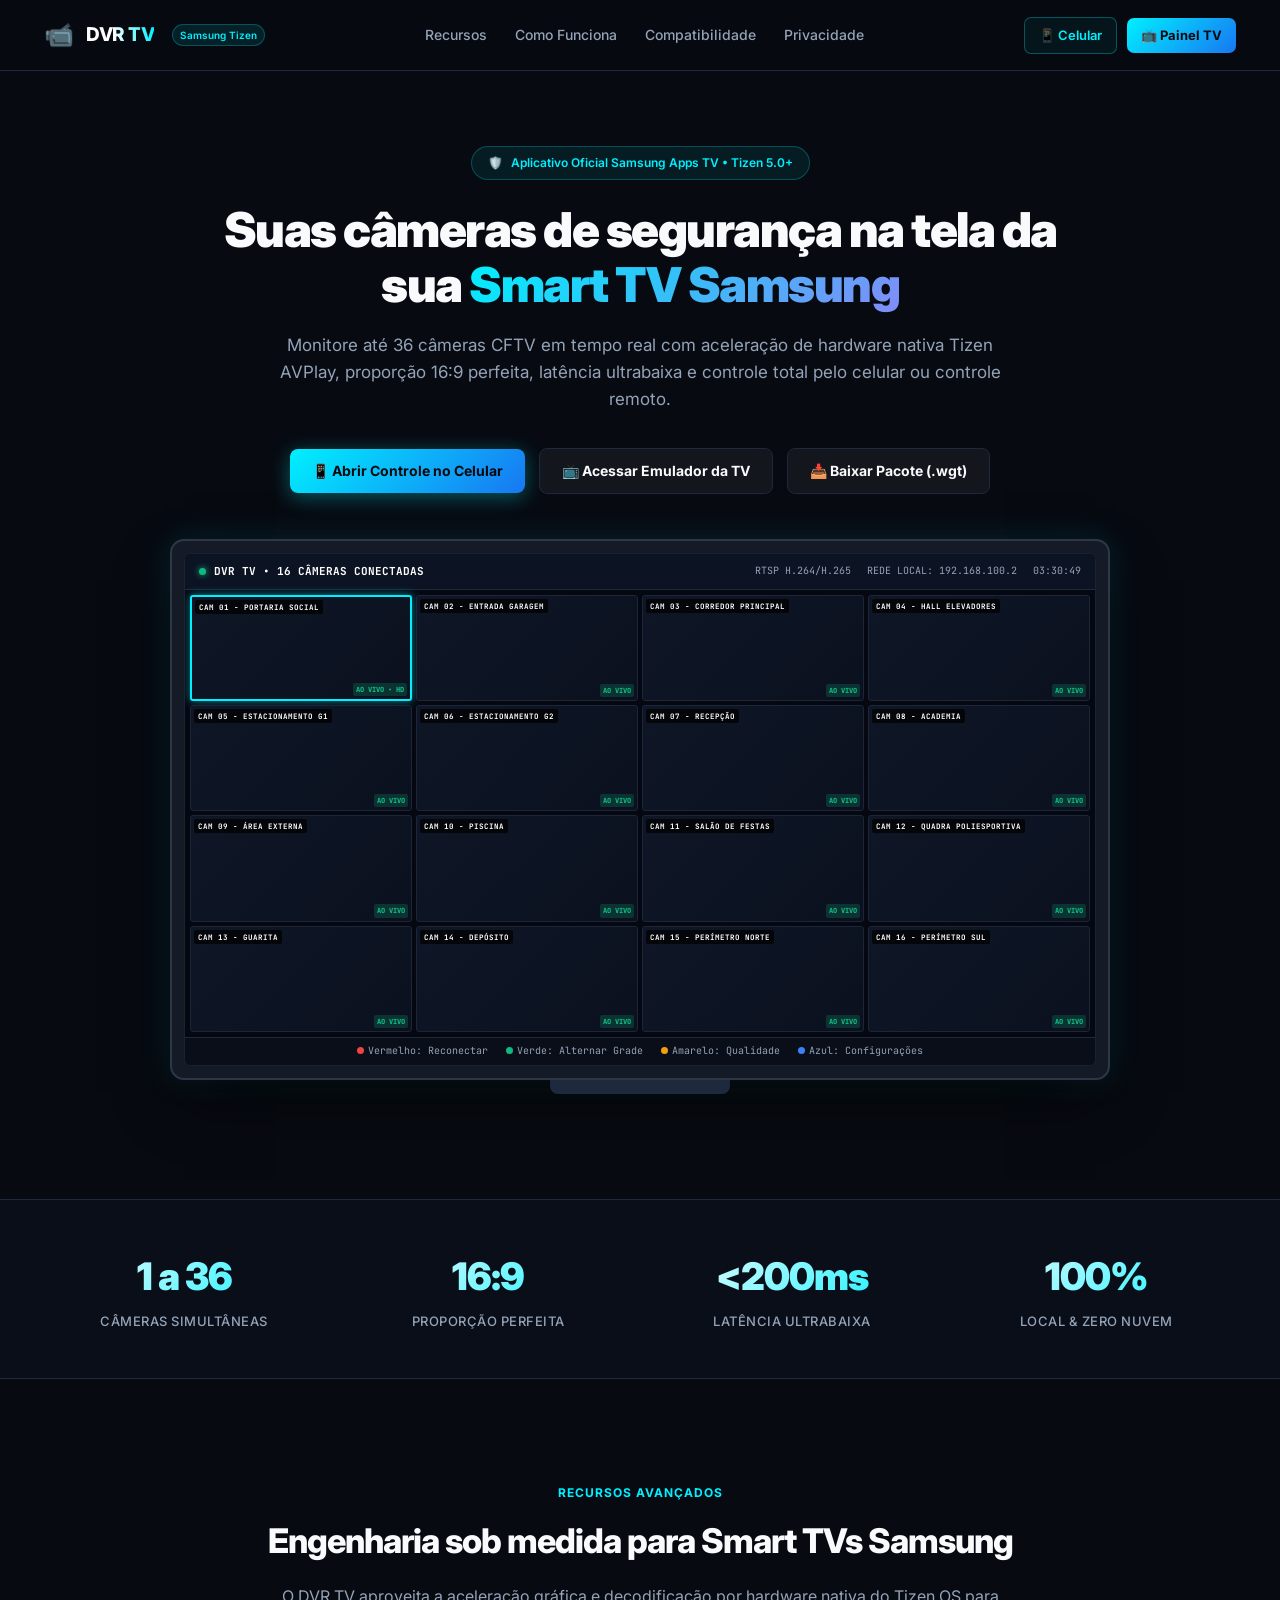
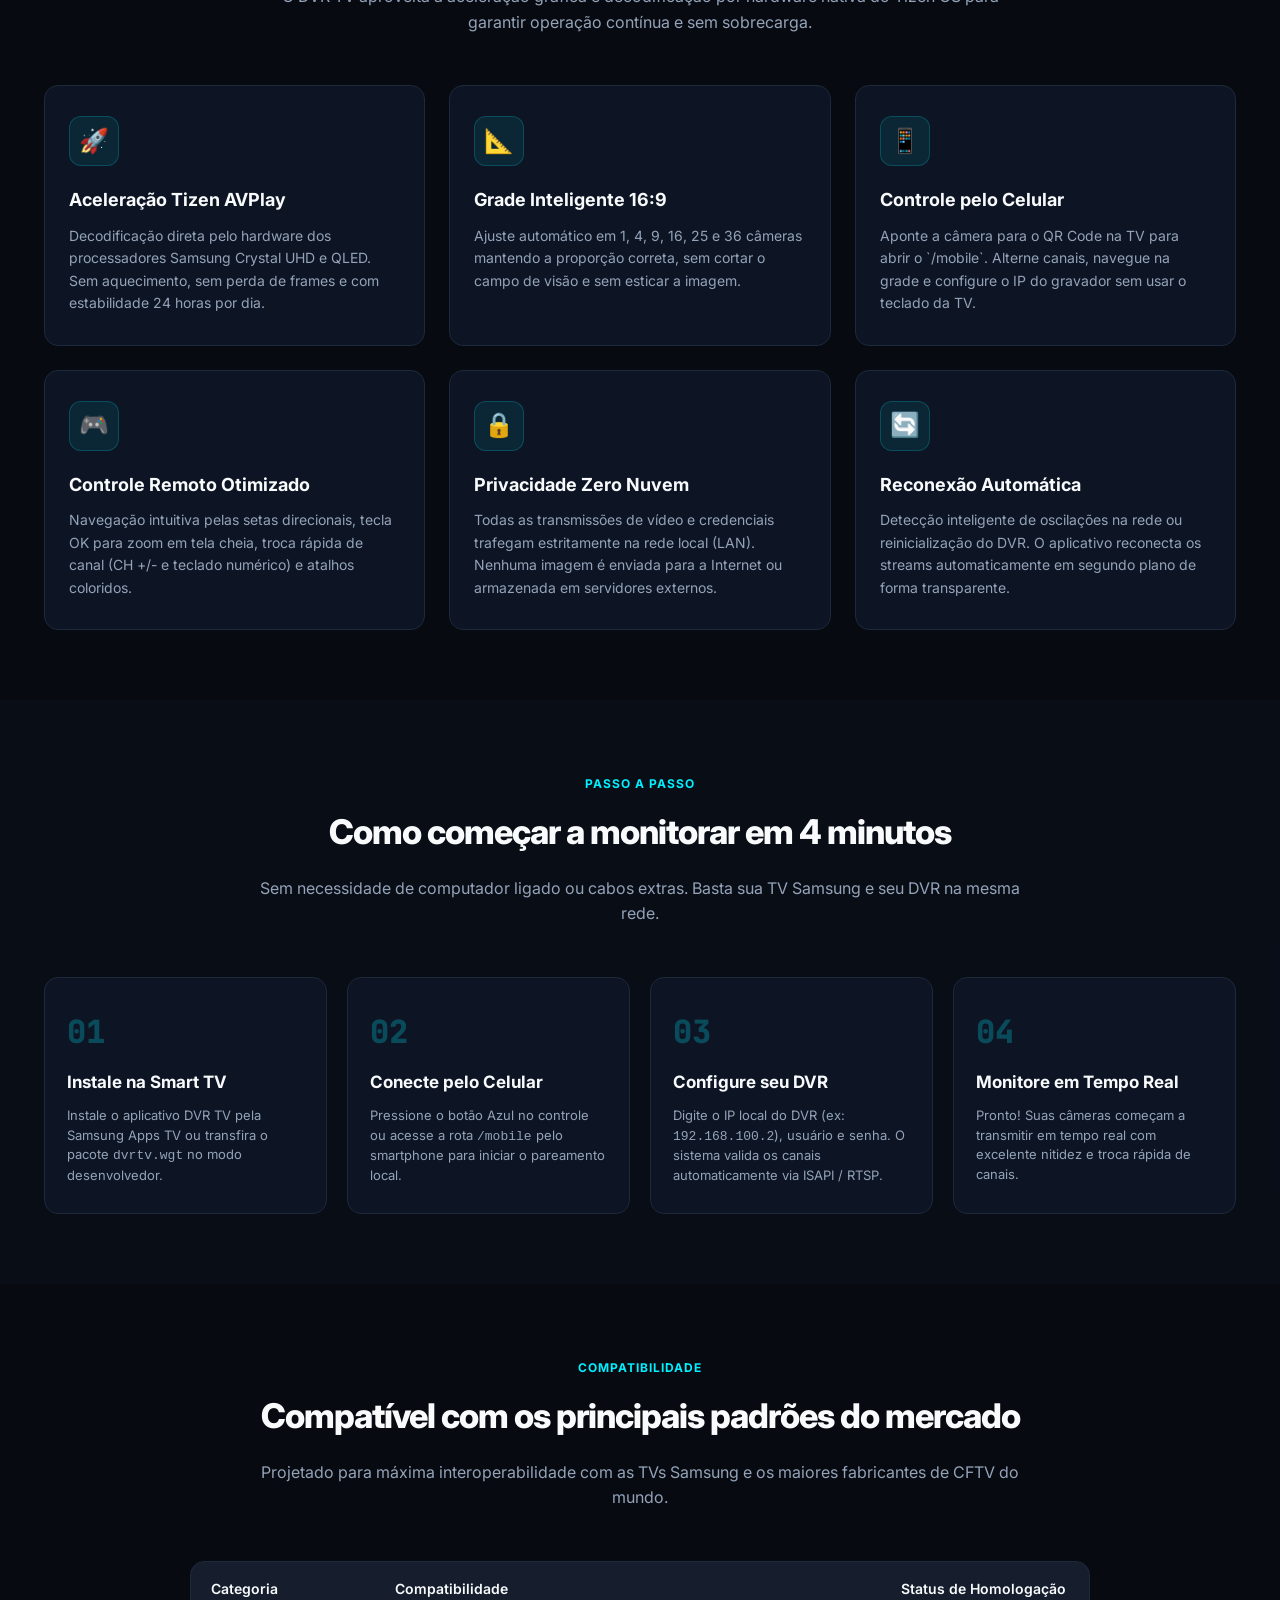
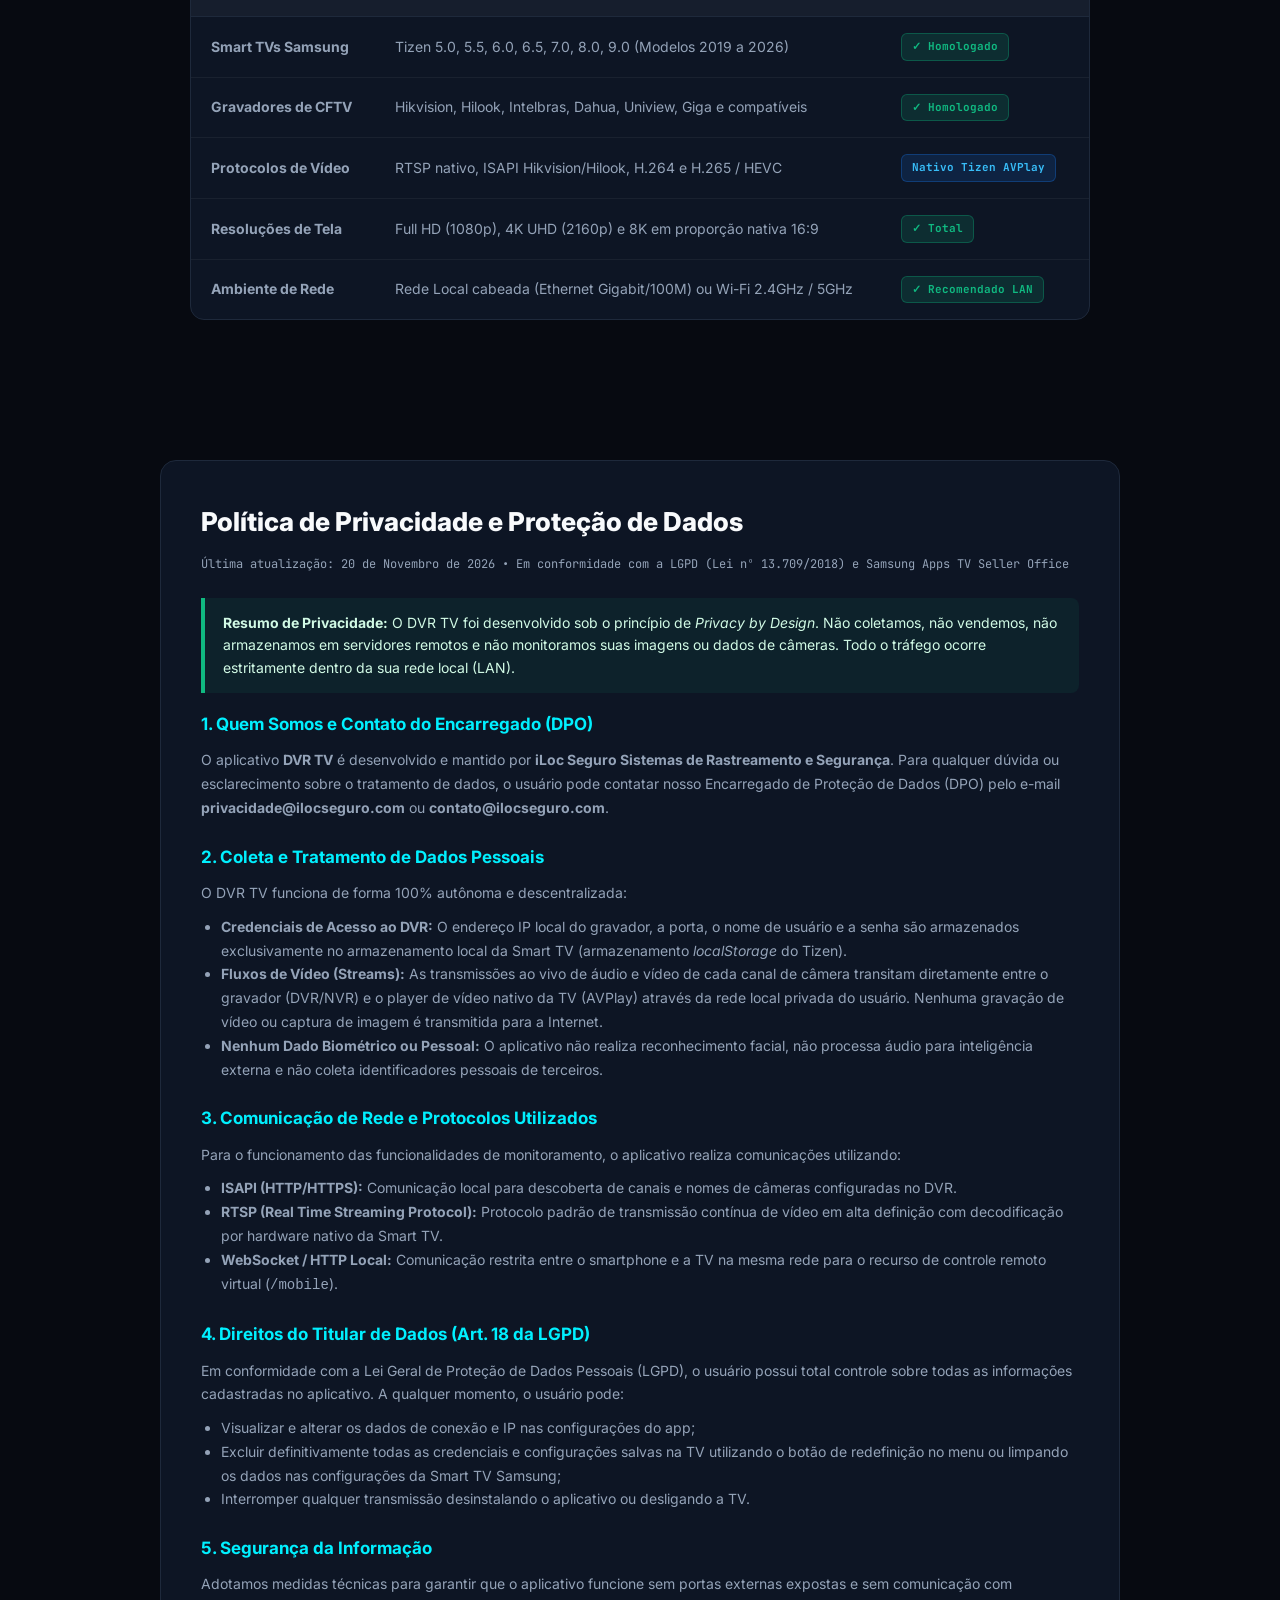
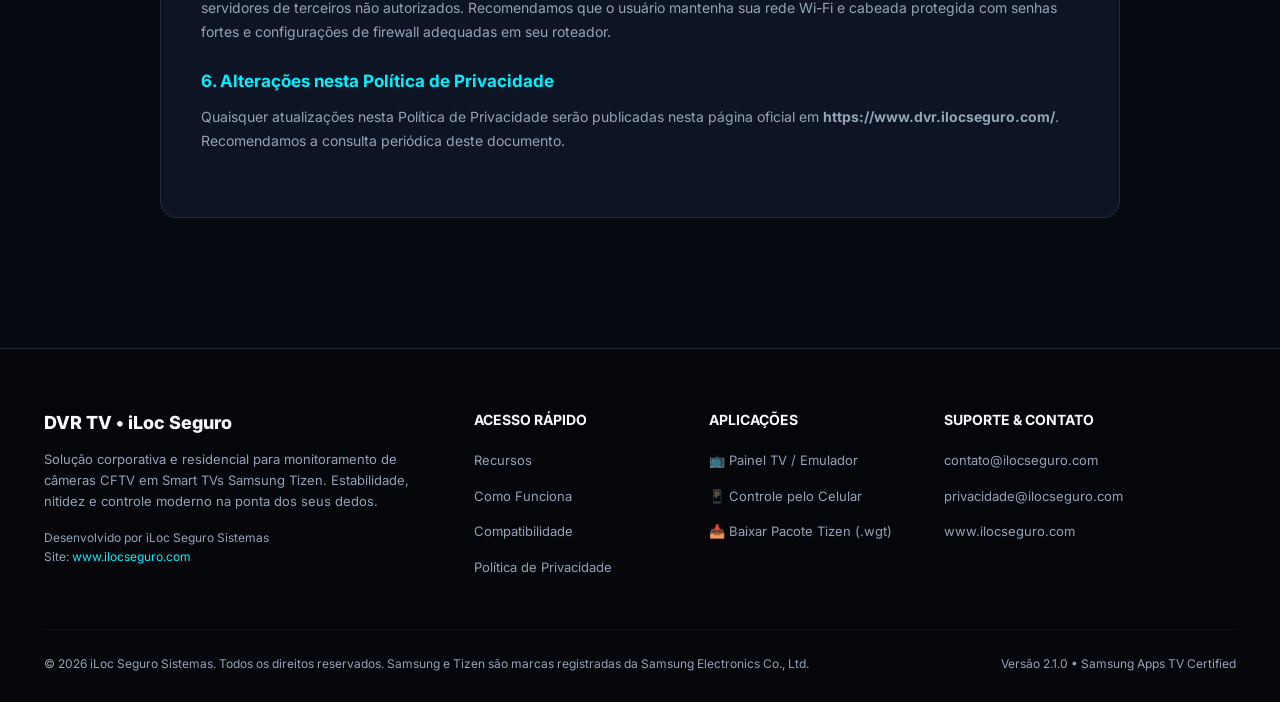
<file: landing.html>
﻿<!DOCTYPE html>
<html lang="pt-BR">
<head>
    <meta charset="UTF-8">
    <meta name="viewport" content="width=device-width, initial-scale=1.0">
    <title>DVR TV - Monitoramento CFTV para Samsung Smart TV | iLoc Seguro</title>
    <meta name="description" content="Aplicativo profissional de monitoramento CFTV para Samsung Smart TV (Tizen). Visualize até 36 câmeras em tempo real com aceleração por hardware AVPlay, proporção 16:9 e controle pelo celular.">
    <meta name="keywords" content="dvr, cameras, cftv, seguranca, monitoramento, samsung tv, tizen, hikvision, hilook, iloc seguro">
    <link rel="preconnect" href="https://fonts.googleapis.com">
    <link rel="preconnect" href="https://fonts.gstatic.com" crossorigin>
    <link href="https://fonts.googleapis.com/css2?family=Inter:wght@300;400;500;600;700;800;900&family=JetBrains+Mono:wght@400;600;700&display=swap" rel="stylesheet">
    <style>
        :root {
            --bg-dark: #070a11;
            --bg-card: #0d1524;
            --bg-card-hover: #131f36;
            --primary-cyan: #00f0ff;
            --primary-blue: #1877f2;
            --accent-green: #10b981;
            --accent-orange: #f59e0b;
            --accent-red: #ef4444;
            --text-light: #f8fafc;
            --text-muted: #94a3b8;
            --border-color: #1e293b;
            --font-sans: 'Inter', system-ui, -apple-system, sans-serif;
            --font-mono: 'JetBrains Mono', monospace;
        }

        * { margin: 0; padding: 0; box-sizing: border-box; }
        html { scroll-behavior: smooth; }

        body {
            background-color: var(--bg-dark);
            color: var(--text-light);
            font-family: var(--font-sans);
            line-height: 1.6;
            overflow-x: hidden;
            -webkit-font-smoothing: antialiased;
        }

        .container {
            max-width: 1240px;
            margin: 0 auto;
            padding: 0 24px;
        }

        /* NAVBAR */
        .navbar {
            position: sticky;
            top: 0;
            z-index: 1000;
            background: rgba(7, 10, 17, 0.88);
            backdrop-filter: blur(16px);
            -webkit-backdrop-filter: blur(16px);
            border-bottom: 1px solid var(--border-color);
            padding: 16px 0;
        }
        .nav-wrap {
            display: flex;
            align-items: center;
            justify-content: space-between;
        }
        .nav-brand {
            display: flex;
            align-items: center;
            gap: 12px;
            text-decoration: none;
            color: var(--text-light);
        }
        .nav-logo-icon {
            width: 38px;
            height: 38px;
            background: linear-gradient(135deg, #00f0ff 0%, #1877f2 100%);
            border-radius: 9px;
            display: flex;
            align-items: center;
            justify-content: center;
            font-size: 20px;
            box-shadow: 0 0 16px rgba(0, 240, 255, 0.35);
        }
        .brand-title {
            font-size: 19px;
            font-weight: 800;
            letter-spacing: -0.5px;
            background: linear-gradient(90deg, #ffffff 40%, var(--primary-cyan) 100%);
            -webkit-background-clip: text;
            -webkit-text-fill-color: transparent;
        }
        .brand-badge {
            background: rgba(0, 240, 255, 0.1);
            color: var(--primary-cyan);
            border: 1px solid rgba(0, 240, 255, 0.25);
            font-size: 10px;
            padding: 2px 7px;
            border-radius: 12px;
            font-weight: 600;
            margin-left: 6px;
        }
        .nav-links {
            display: flex;
            align-items: center;
            gap: 28px;
            list-style: none;
        }
        .nav-links a {
            color: var(--text-muted);
            text-decoration: none;
            font-size: 14px;
            font-weight: 500;
            transition: color 0.2s ease;
        }
        .nav-links a:hover { color: var(--primary-cyan); }
        .nav-actions { display: flex; align-items: center; gap: 10px; }

        .btn-nav {
            padding: 7px 14px;
            border-radius: 7px;
            font-size: 13px;
            font-weight: 600;
            text-decoration: none;
            transition: all 0.2s ease;
        }
        .btn-nav-outline {
            background: rgba(0, 240, 255, 0.05);
            color: var(--primary-cyan);
            border: 1px solid rgba(0, 240, 255, 0.3);
        }
        .btn-nav-outline:hover {
            background: rgba(0, 240, 255, 0.15);
            border-color: var(--primary-cyan);
        }
        .btn-nav-primary {
            background: linear-gradient(135deg, #00f0ff 0%, #1877f2 100%);
            color: #06090e;
            font-weight: 700;
        }
        .btn-nav-primary:hover {
            box-shadow: 0 0 16px rgba(0, 240, 255, 0.45);
        }

        /* HERO */
        .hero-section {
            padding: 75px 0 50px;
            position: relative;
            text-align: center;
        }
        .hero-badge-pill {
            display: inline-flex;
            align-items: center;
            gap: 8px;
            background: rgba(0, 240, 255, 0.08);
            border: 1px solid rgba(0, 240, 255, 0.25);
            border-radius: 50px;
            padding: 6px 16px;
            font-size: 12px;
            font-weight: 600;
            color: var(--primary-cyan);
            margin-bottom: 22px;
        }
        .hero-title {
            font-size: 48px;
            font-weight: 900;
            line-height: 1.15;
            letter-spacing: -1.5px;
            max-width: 900px;
            margin: 0 auto 20px;
        }
        .hero-title span {
            background: linear-gradient(135deg, #00f0ff 0%, #38bdf8 50%, #818cf8 100%);
            -webkit-background-clip: text;
            -webkit-text-fill-color: transparent;
        }
        .hero-subtitle {
            font-size: 17px;
            color: var(--text-muted);
            max-width: 760px;
            margin: 0 auto 34px;
        }
        .hero-cta-group {
            display: flex;
            align-items: center;
            justify-content: center;
            gap: 14px;
            flex-wrap: wrap;
            margin-bottom: 45px;
        }
        .btn-cta {
            padding: 11px 22px;
            border-radius: 8px;
            font-size: 14px;
            font-weight: 700;
            text-decoration: none;
            transition: all 0.2s ease;
            display: inline-flex;
            align-items: center;
            gap: 8px;
        }
        .btn-cta-cyan {
            background: linear-gradient(135deg, #00f0ff 0%, #1877f2 100%);
            color: #06090e;
            box-shadow: 0 4px 20px rgba(0, 240, 255, 0.35);
        }
        .btn-cta-cyan:hover {
            transform: translateY(-2px);
            box-shadow: 0 6px 26px rgba(0, 240, 255, 0.5);
        }
        .btn-cta-dark {
            background: rgba(255, 255, 255, 0.05);
            color: var(--text-light);
            border: 1px solid var(--border-color);
        }
        .btn-cta-dark:hover {
            background: rgba(255, 255, 255, 0.1);
            border-color: var(--text-muted);
            transform: translateY(-2px);
        }

        /* TV MOCKUP */
        .tv-mockup-wrapper {
            max-width: 940px;
            margin: 0 auto;
        }
        .tv-frame {
            background: #141b27;
            border-radius: 14px;
            padding: 12px;
            box-shadow: 0 25px 60px -15px rgba(0, 0, 0, 0.8), 0 0 35px rgba(0, 240, 255, 0.12);
            border: 2px solid #2d3748;
        }
        .tv-screen {
            background: #06090e;
            border-radius: 7px;
            aspect-ratio: 16 / 9;
            display: flex;
            flex-direction: column;
            overflow: hidden;
            border: 1px solid #1a2233;
        }
        .mock-tv-header {
            height: 36px;
            background: rgba(13, 21, 36, 0.95);
            border-bottom: 1.5px solid #1e293b;
            display: flex;
            align-items: center;
            justify-content: space-between;
            padding: 0 14px;
            font-size: 11px;
            font-family: var(--font-mono);
        }
        .mock-tv-dot {
            width: 7px;
            height: 7px;
            border-radius: 50%;
            background: var(--accent-green);
            box-shadow: 0 0 6px var(--accent-green);
            display: inline-block;
        }
        .mock-camera-grid {
            flex: 1;
            display: grid;
            grid-template-columns: repeat(4, 1fr);
            grid-template-rows: repeat(4, 1fr);
            gap: 4px;
            padding: 5px;
            background: #050811;
        }
        .mock-cam-card {
            background: #0c1322;
            border: 1px solid #1b263b;
            border-radius: 3px;
            position: relative;
            overflow: hidden;
            display: flex;
            align-items: center;
            justify-content: center;
        }
        .mock-cam-card.focused {
            border: 2px solid var(--primary-cyan);
            box-shadow: 0 0 10px rgba(0, 240, 255, 0.5);
        }
        .mock-cam-bg {
            position: absolute;
            width: 100%;
            height: 100%;
            opacity: 0.35;
            background: linear-gradient(135deg, #131d31 0%, #080c16 100%);
        }
        .mock-cam-info-top {
            position: absolute;
            top: 3px;
            left: 3px;
            font-size: 7.5px;
            font-weight: 700;
            font-family: var(--font-mono);
            background: rgba(0, 0, 0, 0.75);
            padding: 1px 4px;
            border-radius: 2px;
            color: #ffffff;
            z-index: 2;
        }
        .mock-cam-status {
            position: absolute;
            bottom: 3px;
            right: 3px;
            font-size: 7px;
            font-weight: 800;
            font-family: var(--font-mono);
            color: var(--accent-green);
            background: rgba(16, 185, 129, 0.2);
            padding: 1px 3px;
            border-radius: 2px;
            z-index: 2;
        }
        .mock-tv-footer {
            height: 28px;
            background: #090e19;
            border-top: 1px solid #1e293b;
            display: flex;
            align-items: center;
            justify-content: center;
            gap: 18px;
            font-size: 10px;
            color: var(--text-muted);
            font-family: var(--font-mono);
        }
        .mock-pill {
            display: inline-block;
            width: 7px;
            height: 7px;
            border-radius: 50%;
            margin-right: 4px;
        }
        .tv-stand {
            width: 180px;
            height: 14px;
            background: #1f293d;
            margin: 0 auto;
            border-radius: 0 0 8px 8px;
        }

        /* STATS STRIP */
        .stats-strip {
            padding: 38px 0;
            border-top: 1px solid var(--border-color);
            border-bottom: 1px solid var(--border-color);
            background: rgba(13, 21, 36, 0.4);
            margin: 55px 0 30px;
        }
        .stats-grid {
            display: grid;
            grid-template-columns: repeat(4, 1fr);
            gap: 24px;
            text-align: center;
        }
        .stat-card { padding: 8px; }
        .stat-value {
            font-size: 38px;
            font-weight: 900;
            letter-spacing: -1px;
            background: linear-gradient(135deg, #ffffff 0%, var(--primary-cyan) 100%);
            -webkit-background-clip: text;
            -webkit-text-fill-color: transparent;
            margin-bottom: 4px;
        }
        .stat-label {
            font-size: 13px;
            color: var(--text-muted);
            font-weight: 500;
            text-transform: uppercase;
            letter-spacing: 0.5px;
        }

        /* SECTIONS */
        .section { padding: 70px 0; }
        .section-header {
            text-align: center;
            max-width: 760px;
            margin: 0 auto 50px;
        }
        .section-tag {
            font-size: 12px;
            font-weight: 700;
            text-transform: uppercase;
            letter-spacing: 1px;
            color: var(--primary-cyan);
            margin-bottom: 12px;
            display: inline-block;
        }
        .section-title {
            font-size: 34px;
            font-weight: 800;
            letter-spacing: -1px;
            margin-bottom: 16px;
        }
        .section-desc {
            font-size: 16px;
            color: var(--text-muted);
        }

        /* FEATURES GRID */
        .features-grid {
            display: grid;
            grid-template-columns: repeat(3, 1fr);
            gap: 24px;
        }
        .feature-card {
            background: var(--bg-card);
            border: 1px solid var(--border-color);
            border-radius: 14px;
            padding: 30px 24px;
            transition: all 0.3s ease;
        }
        .feature-card:hover {
            transform: translateY(-4px);
            border-color: rgba(0, 240, 255, 0.4);
            box-shadow: 0 12px 30px rgba(0, 0, 0, 0.4), 0 0 20px rgba(0, 240, 255, 0.1);
            background: var(--bg-card-hover);
        }
        .feature-icon-box {
            width: 50px;
            height: 50px;
            border-radius: 12px;
            background: rgba(0, 240, 255, 0.08);
            border: 1px solid rgba(0, 240, 255, 0.2);
            display: flex;
            align-items: center;
            justify-content: center;
            font-size: 24px;
            margin-bottom: 20px;
            color: var(--primary-cyan);
        }
        .feature-card h3 {
            font-size: 18px;
            font-weight: 700;
            margin-bottom: 10px;
            color: var(--text-light);
        }
        .feature-card p {
            font-size: 14px;
            color: var(--text-muted);
            line-height: 1.6;
        }

        /* STEPS SECTION */
        .steps-grid {
            display: grid;
            grid-template-columns: repeat(4, 1fr);
            gap: 20px;
        }
        .step-card {
            background: var(--bg-card);
            border: 1px solid var(--border-color);
            border-radius: 14px;
            padding: 28px 22px;
        }
        .step-num {
            font-family: var(--font-mono);
            font-size: 32px;
            font-weight: 900;
            color: rgba(0, 240, 255, 0.25);
            margin-bottom: 12px;
        }
        .step-card h3 {
            font-size: 17px;
            font-weight: 700;
            margin-bottom: 10px;
        }
        .step-card p {
            font-size: 13px;
            color: var(--text-muted);
            line-height: 1.5;
        }

        /* COMPATIBILITY TABLE */
        .compat-box {
            background: var(--bg-card);
            border: 1px solid var(--border-color);
            border-radius: 14px;
            overflow: hidden;
            max-width: 900px;
            margin: 0 auto;
        }
        .compat-table {
            width: 100%;
            border-collapse: collapse;
            text-align: left;
            font-size: 14px;
        }
        .compat-table th {
            background: rgba(255, 255, 255, 0.04);
            padding: 16px 20px;
            font-weight: 600;
            border-bottom: 1px solid var(--border-color);
            color: var(--text-light);
        }
        .compat-table td {
            padding: 16px 20px;
            border-bottom: 1px solid rgba(255, 255, 255, 0.05);
            color: var(--text-muted);
        }
        .compat-table tr:last-child td { border-bottom: none; }
        .badge-compat {
            display: inline-block;
            padding: 4px 10px;
            border-radius: 6px;
            font-size: 11px;
            font-weight: 700;
            font-family: var(--font-mono);
        }
        .badge-tizen {
            background: rgba(24, 119, 242, 0.15);
            color: #38bdf8;
            border: 1px solid rgba(24, 119, 242, 0.3);
        }
        .badge-verified {
            background: rgba(16, 185, 129, 0.15);
            color: #10b981;
            border: 1px solid rgba(16, 185, 129, 0.3);
        }

        /* PRIVACY POLICY */
        .privacy-box {
            background: var(--bg-card);
            border: 1px solid var(--border-color);
            border-radius: 16px;
            padding: 40px;
            max-width: 960px;
            margin: 0 auto;
        }
        .privacy-box h2 { font-size: 26px; font-weight: 800; margin-bottom: 12px; }
        .privacy-updated { font-size: 12px; color: var(--text-muted); margin-bottom: 24px; font-family: var(--font-mono); }
        .privacy-highlight {
            background: rgba(16, 185, 129, 0.08);
            border-left: 4px solid var(--accent-green);
            padding: 14px 18px;
            border-radius: 0 8px 8px 0;
            margin: 18px 0;
            font-size: 14px;
            color: #d1fae5;
        }
        .privacy-item { margin-bottom: 24px; }
        .privacy-item h3 { font-size: 17px; font-weight: 700; color: var(--primary-cyan); margin-bottom: 10px; }
        .privacy-item p { font-size: 14px; color: var(--text-muted); line-height: 1.7; margin-bottom: 10px; }
        .privacy-item ul { padding-left: 20px; color: var(--text-muted); font-size: 14px; line-height: 1.7; }

        /* FOOTER */
        .footer {
            background: #04060a;
            border-top: 1px solid var(--border-color);
            padding: 60px 0 30px;
            margin-top: 60px;
        }
        .footer-grid {
            display: grid;
            grid-template-columns: 2fr 1fr 1fr 1.5fr;
            gap: 40px;
            margin-bottom: 40px;
        }
        .footer-brand h4 { font-size: 18px; font-weight: 800; margin-bottom: 12px; }
        .footer-brand p { font-size: 13px; color: var(--text-muted); line-height: 1.6; margin-bottom: 16px; }
        .footer-col h5 { font-size: 14px; font-weight: 700; margin-bottom: 16px; text-transform: uppercase; }
        .footer-col ul { list-style: none; }
        .footer-col ul li { margin-bottom: 10px; }
        .footer-col ul a { color: var(--text-muted); text-decoration: none; font-size: 13px; }
        .footer-col ul a:hover { color: var(--primary-cyan); }
        .footer-bottom {
            padding-top: 24px;
            border-top: 1px solid rgba(255, 255, 255, 0.05);
            display: flex;
            align-items: center;
            justify-content: space-between;
            font-size: 12px;
            color: var(--text-muted);
        }

        /* MEDIA QUERIES */
        @media (max-width: 992px) {
            .features-grid { grid-template-columns: repeat(2, 1fr); }
            .steps-grid { grid-template-columns: repeat(2, 1fr); }
            .stats-grid { grid-template-columns: repeat(2, 1fr); }
            .footer-grid { grid-template-columns: 1fr 1fr; }
            .hero-title { font-size: 38px; }
        }
        @media (max-width: 640px) {
            .features-grid { grid-template-columns: 1fr; }
            .steps-grid { grid-template-columns: 1fr; }
            .stats-grid { grid-template-columns: 1fr; }
            .footer-grid { grid-template-columns: 1fr; }
            .nav-links { display: none; }
            .hero-title { font-size: 28px; }
            .hero-subtitle { font-size: 15px; }
            .privacy-box { padding: 22px 16px; }
            .footer-bottom { flex-direction: column; gap: 12px; text-align: center; }
        }
    </style>
</head>
<body>
    <!-- NAVBAR -->
    <header class="navbar">
        <div class="container nav-wrap">
            <a href="#" class="nav-brand">
                <span style="font-size: 24px;">📹</span>
                <span class="brand-title">DVR TV</span>
                <span class="brand-badge">Samsung Tizen</span>
            </a>
            <ul class="nav-links">
                <li><a href="#recursos">Recursos</a></li>
                <li><a href="#como-funciona">Como Funciona</a></li>
                <li><a href="#compatibilidade">Compatibilidade</a></li>
                <li><a href="#privacidade">Privacidade</a></li>
            </ul>
            <div class="nav-actions">
                <a href="/mobile" class="btn-nav btn-nav-outline">📱 Celular</a>
                <a href="/tv" class="btn-nav btn-nav-primary">📺 Painel TV</a>
            </div>
        </div>
    </header>

    <!-- HERO -->
    <section class="hero-section">
        <div class="container">
            <div class="hero-badge-pill">
                <span>🛡️</span> Aplicativo Oficial Samsung Apps TV &bull; Tizen 5.0+
            </div>
            <h1 class="hero-title">
                Suas câmeras de segurança na tela da sua <span>Smart TV Samsung</span>
            </h1>
            <p class="hero-subtitle">
                Monitore até 36 câmeras CFTV em tempo real com aceleração de hardware nativa Tizen AVPlay, proporção 16:9 perfeita, latência ultrabaixa e controle total pelo celular ou controle remoto.
            </p>
            <div class="hero-cta-group">
                <a href="/mobile" class="btn-cta btn-cta-cyan">📱 Abrir Controle no Celular</a>
                <a href="/tv" class="btn-cta btn-cta-dark">📺 Acessar Emulador da TV</a>
                <a href="/dvrtv.wgt" download class="btn-cta btn-cta-dark">📥 Baixar Pacote (.wgt)</a>
            </div>

            <!-- TV MOCKUP -->
            <div class="tv-mockup-wrapper">
                <div class="tv-frame">
                    <div class="tv-screen">
                        <div class="mock-tv-header">
                            <div style="display:flex; align-items:center; gap:8px;">
                                <span class="mock-tv-dot"></span>
                                <strong style="color:#fff;">DVR TV &bull; 16 CÂMERAS CONECTADAS</strong>
                            </div>
                            <div style="display:flex; gap:16px; color:#94a3b8; font-size:10px;">
                                <span>RTSP H.264/H.265</span>
                                <span>REDE LOCAL: 192.168.100.2</span>
                                <span id="mock-clock">13:30:00</span>
                            </div>
                        </div>

                        <div class="mock-camera-grid">
                            <div class="mock-cam-card focused">
                                <div class="mock-cam-bg"></div>
                                <span class="mock-cam-info-top">CAM 01 - PORTARIA SOCIAL</span>
                                <span class="mock-cam-status">AO VIVO &bull; HD</span>
                            </div>
                            <div class="mock-cam-card">
                                <div class="mock-cam-bg"></div>
                                <span class="mock-cam-info-top">CAM 02 - ENTRADA GARAGEM</span>
                                <span class="mock-cam-status">AO VIVO</span>
                            </div>
                            <div class="mock-cam-card">
                                <div class="mock-cam-bg"></div>
                                <span class="mock-cam-info-top">CAM 03 - CORREDOR PRINCIPAL</span>
                                <span class="mock-cam-status">AO VIVO</span>
                            </div>
                            <div class="mock-cam-card">
                                <div class="mock-cam-bg"></div>
                                <span class="mock-cam-info-top">CAM 04 - HALL ELEVADORES</span>
                                <span class="mock-cam-status">AO VIVO</span>
                            </div>
                            <div class="mock-cam-card">
                                <div class="mock-cam-bg"></div>
                                <span class="mock-cam-info-top">CAM 05 - ESTACIONAMENTO G1</span>
                                <span class="mock-cam-status">AO VIVO</span>
                            </div>
                            <div class="mock-cam-card">
                                <div class="mock-cam-bg"></div>
                                <span class="mock-cam-info-top">CAM 06 - ESTACIONAMENTO G2</span>
                                <span class="mock-cam-status">AO VIVO</span>
                            </div>
                            <div class="mock-cam-card">
                                <div class="mock-cam-bg"></div>
                                <span class="mock-cam-info-top">CAM 07 - RECEPÇÃO</span>
                                <span class="mock-cam-status">AO VIVO</span>
                            </div>
                            <div class="mock-cam-card">
                                <div class="mock-cam-bg"></div>
                                <span class="mock-cam-info-top">CAM 08 - ACADEMIA</span>
                                <span class="mock-cam-status">AO VIVO</span>
                            </div>
                            <div class="mock-cam-card">
                                <div class="mock-cam-bg"></div>
                                <span class="mock-cam-info-top">CAM 09 - ÁREA EXTERNA</span>
                                <span class="mock-cam-status">AO VIVO</span>
                            </div>
                            <div class="mock-cam-card">
                                <div class="mock-cam-bg"></div>
                                <span class="mock-cam-info-top">CAM 10 - PISCINA</span>
                                <span class="mock-cam-status">AO VIVO</span>
                            </div>
                            <div class="mock-cam-card">
                                <div class="mock-cam-bg"></div>
                                <span class="mock-cam-info-top">CAM 11 - SALÃO DE FESTAS</span>
                                <span class="mock-cam-status">AO VIVO</span>
                            </div>
                            <div class="mock-cam-card">
                                <div class="mock-cam-bg"></div>
                                <span class="mock-cam-info-top">CAM 12 - QUADRA POLIESPORTIVA</span>
                                <span class="mock-cam-status">AO VIVO</span>
                            </div>
                            <div class="mock-cam-card">
                                <div class="mock-cam-bg"></div>
                                <span class="mock-cam-info-top">CAM 13 - GUARITA</span>
                                <span class="mock-cam-status">AO VIVO</span>
                            </div>
                            <div class="mock-cam-card">
                                <div class="mock-cam-bg"></div>
                                <span class="mock-cam-info-top">CAM 14 - DEPÓSITO</span>
                                <span class="mock-cam-status">AO VIVO</span>
                            </div>
                            <div class="mock-cam-card">
                                <div class="mock-cam-bg"></div>
                                <span class="mock-cam-info-top">CAM 15 - PERÍMETRO NORTE</span>
                                <span class="mock-cam-status">AO VIVO</span>
                            </div>
                            <div class="mock-cam-card">
                                <div class="mock-cam-bg"></div>
                                <span class="mock-cam-info-top">CAM 16 - PERÍMETRO SUL</span>
                                <span class="mock-cam-status">AO VIVO</span>
                            </div>
                        </div>

                        <div class="mock-tv-footer">
                            <span><span class="mock-pill" style="background:#ef4444;"></span>Vermelho: Reconectar</span>
                            <span><span class="mock-pill" style="background:#10b981;"></span>Verde: Alternar Grade</span>
                            <span><span class="mock-pill" style="background:#f59e0b;"></span>Amarelo: Qualidade</span>
                            <span><span class="mock-pill" style="background:#3b82f6;"></span>Azul: Configurações</span>
                        </div>
                    </div>
                </div>
                <div class="tv-stand"></div>
            </div>
        </div>
    </section>
    <!-- STATS STRIP -->
    <div class="stats-strip">
        <div class="container stats-grid">
            <div class="stat-card">
                <div class="stat-value">1 a 36</div>
                <div class="stat-label">Câmeras Simultâneas</div>
            </div>
            <div class="stat-card">
                <div class="stat-value">16:9</div>
                <div class="stat-label">Proporção Perfeita</div>
            </div>
            <div class="stat-card">
                <div class="stat-value">&lt;200ms</div>
                <div class="stat-label">Latência Ultrabaixa</div>
            </div>
            <div class="stat-card">
                <div class="stat-value">100%</div>
                <div class="stat-label">Local &amp; Zero Nuvem</div>
            </div>
        </div>
    </div>

    <!-- FEATURES SECTION -->
    <section class="section" id="recursos">
        <div class="container">
            <div class="section-header">
                <span class="section-tag">Recursos Avançados</span>
                <h2 class="section-title">Engenharia sob medida para Smart TVs Samsung</h2>
                <p class="section-desc">O DVR TV aproveita a aceleração gráfica e decodificação por hardware nativa do Tizen OS para garantir operação contínua e sem sobrecarga.</p>
            </div>

            <div class="features-grid">
                <div class="feature-card">
                    <div class="feature-icon-box">🚀</div>
                    <h3>Aceleração Tizen AVPlay</h3>
                    <p>Decodificação direta pelo hardware dos processadores Samsung Crystal UHD e QLED. Sem aquecimento, sem perda de frames e com estabilidade 24 horas por dia.</p>
                </div>

                <div class="feature-card">
                    <div class="feature-icon-box">📐</div>
                    <h3>Grade Inteligente 16:9</h3>
                    <p>Ajuste automático em 1, 4, 9, 16, 25 e 36 câmeras mantendo a proporção correta, sem cortar o campo de visão e sem esticar a imagem.</p>
                </div>

                <div class="feature-card">
                    <div class="feature-icon-box">📱</div>
                    <h3>Controle pelo Celular</h3>
                    <p>Aponte a câmera para o QR Code na TV para abrir o `/mobile`. Alterne canais, navegue na grade e configure o IP do gravador sem usar o teclado da TV.</p>
                </div>

                <div class="feature-card">
                    <div class="feature-icon-box">🎮</div>
                    <h3>Controle Remoto Otimizado</h3>
                    <p>Navegação intuitiva pelas setas direcionais, tecla OK para zoom em tela cheia, troca rápida de canal (CH +/- e teclado numérico) e atalhos coloridos.</p>
                </div>

                <div class="feature-card">
                    <div class="feature-icon-box">🔒</div>
                    <h3>Privacidade Zero Nuvem</h3>
                    <p>Todas as transmissões de vídeo e credenciais trafegam estritamente na rede local (LAN). Nenhuma imagem é enviada para a Internet ou armazenada em servidores externos.</p>
                </div>

                <div class="feature-card">
                    <div class="feature-icon-box">🔄</div>
                    <h3>Reconexão Automática</h3>
                    <p>Detecção inteligente de oscilações na rede ou reinicialização do DVR. O aplicativo reconecta os streams automaticamente em segundo plano de forma transparente.</p>
                </div>
            </div>
        </div>
    </section>

    <!-- HOW IT WORKS -->
    <section class="section" id="como-funciona" style="background: rgba(13, 21, 36, 0.3);">
        <div class="container">
            <div class="section-header">
                <span class="section-tag">Passo a Passo</span>
                <h2 class="section-title">Como começar a monitorar em 4 minutos</h2>
                <p class="section-desc">Sem necessidade de computador ligado ou cabos extras. Basta sua TV Samsung e seu DVR na mesma rede.</p>
            </div>

            <div class="steps-grid">
                <div class="step-card">
                    <div class="step-num">01</div>
                    <h3>Instale na Smart TV</h3>
                    <p>Instale o aplicativo DVR TV pela Samsung Apps TV ou transfira o pacote <code>dvrtv.wgt</code> no modo desenvolvedor.</p>
                </div>

                <div class="step-card">
                    <div class="step-num">02</div>
                    <h3>Conecte pelo Celular</h3>
                    <p>Pressione o botão Azul no controle ou acesse a rota <code>/mobile</code> pelo smartphone para iniciar o pareamento local.</p>
                </div>

                <div class="step-card">
                    <div class="step-num">03</div>
                    <h3>Configure seu DVR</h3>
                    <p>Digite o IP local do DVR (ex: <code>192.168.100.2</code>), usuário e senha. O sistema valida os canais automaticamente via ISAPI / RTSP.</p>
                </div>

                <div class="step-card">
                    <div class="step-num">04</div>
                    <h3>Monitore em Tempo Real</h3>
                    <p>Pronto! Suas câmeras começam a transmitir em tempo real com excelente nitidez e troca rápida de canais.</p>
                </div>
            </div>
        </div>
    </section>

    <!-- COMPATIBILITY -->
    <section class="section" id="compatibilidade">
        <div class="container">
            <div class="section-header">
                <span class="section-tag">Compatibilidade</span>
                <h2 class="section-title">Compatível com os principais padrões do mercado</h2>
                <p class="section-desc">Projetado para máxima interoperabilidade com as TVs Samsung e os maiores fabricantes de CFTV do mundo.</p>
            </div>

            <div class="compat-box">
                <table class="compat-table">
                    <thead>
                        <tr>
                            <th>Categoria</th>
                            <th>Compatibilidade</th>
                            <th>Status de Homologação</th>
                        </tr>
                    </thead>
                    <tbody>
                        <tr>
                            <td><strong>Smart TVs Samsung</strong></td>
                            <td>Tizen 5.0, 5.5, 6.0, 6.5, 7.0, 8.0, 9.0 (Modelos 2019 a 2026)</td>
                            <td><span class="badge-compat badge-verified">&check; Homologado</span></td>
                        </tr>
                        <tr>
                            <td><strong>Gravadores de CFTV</strong></td>
                            <td>Hikvision, Hilook, Intelbras, Dahua, Uniview, Giga e compatíveis</td>
                            <td><span class="badge-compat badge-verified">&check; Homologado</span></td>
                        </tr>
                        <tr>
                            <td><strong>Protocolos de Vídeo</strong></td>
                            <td>RTSP nativo, ISAPI Hikvision/Hilook, H.264 e H.265 / HEVC</td>
                            <td><span class="badge-compat badge-tizen">Nativo Tizen AVPlay</span></td>
                        </tr>
                        <tr>
                            <td><strong>Resoluções de Tela</strong></td>
                            <td>Full HD (1080p), 4K UHD (2160p) e 8K em proporção nativa 16:9</td>
                            <td><span class="badge-compat badge-verified">&check; Total</span></td>
                        </tr>
                        <tr>
                            <td><strong>Ambiente de Rede</strong></td>
                            <td>Rede Local cabeada (Ethernet Gigabit/100M) ou Wi-Fi 2.4GHz / 5GHz</td>
                            <td><span class="badge-compat badge-verified">&check; Recomendado LAN</span></td>
                        </tr>
                    </tbody>
                </table>
            </div>
        </div>
    </section>
    <!-- PRIVACY POLICY (LGPD & SAMSUNG SELLER OFFICE) -->
    <section class="section" id="privacidade">
        <div class="container">
            <div class="privacy-box">
                <h2>Política de Privacidade e Proteção de Dados</h2>
                <div class="privacy-updated">Última atualização: 20 de Novembro de 2026 &bull; Em conformidade com a LGPD (Lei nº 13.709/2018) e Samsung Apps TV Seller Office</div>

                <div class="privacy-highlight">
                    <strong>Resumo de Privacidade:</strong> O DVR TV foi desenvolvido sob o princípio de <em>Privacy by Design</em>. Não coletamos, não vendemos, não armazenamos em servidores remotos e não monitoramos suas imagens ou dados de câmeras. Todo o tráfego ocorre estritamente dentro da sua rede local (LAN).
                </div>

                <div class="privacy-item">
                    <h3>1. Quem Somos e Contato do Encarregado (DPO)</h3>
                    <p>O aplicativo <strong>DVR TV</strong> é desenvolvido e mantido por <strong>iLoc Seguro Sistemas de Rastreamento e Segurança</strong>. Para qualquer dúvida ou esclarecimento sobre o tratamento de dados, o usuário pode contatar nosso Encarregado de Proteção de Dados (DPO) pelo e-mail <strong>privacidade@ilocseguro.com</strong> ou <strong>contato@ilocseguro.com</strong>.</p>
                </div>

                <div class="privacy-item">
                    <h3>2. Coleta e Tratamento de Dados Pessoais</h3>
                    <p>O DVR TV funciona de forma 100% autônoma e descentralizada:</p>
                    <ul>
                        <li><strong>Credenciais de Acesso ao DVR:</strong> O endereço IP local do gravador, a porta, o nome de usuário e a senha são armazenados exclusivamente no armazenamento local da Smart TV (armazenamento <em>localStorage</em> do Tizen).</li>
                        <li><strong>Fluxos de Vídeo (Streams):</strong> As transmissões ao vivo de áudio e vídeo de cada canal de câmera transitam diretamente entre o gravador (DVR/NVR) e o player de vídeo nativo da TV (AVPlay) através da rede local privada do usuário. Nenhuma gravação de vídeo ou captura de imagem é transmitida para a Internet.</li>
                        <li><strong>Nenhum Dado Biométrico ou Pessoal:</strong> O aplicativo não realiza reconhecimento facial, não processa áudio para inteligência externa e não coleta identificadores pessoais de terceiros.</li>
                    </ul>
                </div>

                <div class="privacy-item">
                    <h3>3. Comunicação de Rede e Protocolos Utilizados</h3>
                    <p>Para o funcionamento das funcionalidades de monitoramento, o aplicativo realiza comunicações utilizando:</p>
                    <ul>
                        <li><strong>ISAPI (HTTP/HTTPS):</strong> Comunicação local para descoberta de canais e nomes de câmeras configuradas no DVR.</li>
                        <li><strong>RTSP (Real Time Streaming Protocol):</strong> Protocolo padrão de transmissão contínua de vídeo em alta definição com decodificação por hardware nativo da Smart TV.</li>
                        <li><strong>WebSocket / HTTP Local:</strong> Comunicação restrita entre o smartphone e a TV na mesma rede para o recurso de controle remoto virtual (<code>/mobile</code>).</li>
                    </ul>
                </div>

                <div class="privacy-item">
                    <h3>4. Direitos do Titular de Dados (Art. 18 da LGPD)</h3>
                    <p>Em conformidade com a Lei Geral de Proteção de Dados Pessoais (LGPD), o usuário possui total controle sobre todas as informações cadastradas no aplicativo. A qualquer momento, o usuário pode:</p>
                    <ul>
                        <li>Visualizar e alterar os dados de conexão e IP nas configurações do app;</li>
                        <li>Excluir definitivamente todas as credenciais e configurações salvas na TV utilizando o botão de redefinição no menu ou limpando os dados nas configurações da Smart TV Samsung;</li>
                        <li>Interromper qualquer transmissão desinstalando o aplicativo ou desligando a TV.</li>
                    </ul>
                </div>

                <div class="privacy-item">
                    <h3>5. Segurança da Informação</h3>
                    <p>Adotamos medidas técnicas para garantir que o aplicativo funcione sem portas externas expostas e sem comunicação com servidores de terceiros não autorizados. Recomendamos que o usuário mantenha sua rede Wi-Fi e cabeada protegida com senhas fortes e configurações de firewall adequadas em seu roteador.</p>
                </div>

                <div class="privacy-item">
                    <h3>6. Alterações nesta Política de Privacidade</h3>
                    <p>Quaisquer atualizações nesta Política de Privacidade serão publicadas nesta página oficial em <strong>https://www.dvr.ilocseguro.com/</strong>. Recomendamos a consulta periódica deste documento.</p>
                </div>
            </div>
        </div>
    </section>

    <!-- FOOTER -->
    <footer class="footer">
        <div class="container">
            <div class="footer-grid">
                <div class="footer-brand">
                    <h4>DVR TV &bull; iLoc Seguro</h4>
                    <p>Solução corporativa e residencial para monitoramento de câmeras CFTV em Smart TVs Samsung Tizen. Estabilidade, nitidez e controle moderno na ponta dos seus dedos.</p>
                    <p style="font-size: 12px; color: var(--text-muted);">
                        Desenvolvido por iLoc Seguro Sistemas<br>
                        Site: <a href="https://www.ilocseguro.com" target="_blank" style="color: var(--primary-cyan); text-decoration: none;">www.ilocseguro.com</a>
                    </p>
                </div>

                <div class="footer-col">
                    <h5>Acesso Rápido</h5>
                    <ul>
                        <li><a href="#recursos">Recursos</a></li>
                        <li><a href="#como-funciona">Como Funciona</a></li>
                        <li><a href="#compatibilidade">Compatibilidade</a></li>
                        <li><a href="#privacidade">Política de Privacidade</a></li>
                    </ul>
                </div>

                <div class="footer-col">
                    <h5>Aplicações</h5>
                    <ul>
                        <li><a href="/tv">📺 Painel TV / Emulador</a></li>
                        <li><a href="/mobile">📱 Controle pelo Celular</a></li>
                        <li><a href="/dvrtv.wgt" download>📥 Baixar Pacote Tizen (.wgt)</a></li>
                    </ul>
                </div>

                <div class="footer-col">
                    <h5>Suporte &amp; Contato</h5>
                    <ul>
                        <li><a href="mailto:contato@ilocseguro.com">contato@ilocseguro.com</a></li>
                        <li><a href="mailto:privacidade@ilocseguro.com">privacidade@ilocseguro.com</a></li>
                        <li><a href="https://www.ilocseguro.com" target="_blank">www.ilocseguro.com</a></li>
                    </ul>
                </div>
            </div>

            <div class="footer-bottom">
                <div>&copy; 2026 iLoc Seguro Sistemas. Todos os direitos reservados. Samsung e Tizen são marcas registradas da Samsung Electronics Co., Ltd.</div>
                <div>Versão 2.1.0 &bull; Samsung Apps TV Certified</div>
            </div>
        </div>
    </footer>

    <script>
        function updateClock() {
            var el = document.getElementById('mock-clock');
            if (el) {
                var now = new Date();
                el.textContent = now.toLocaleTimeString('pt-BR');
            }
        }
        setInterval(updateClock, 1000);
        updateClock();
    </script>
</body>
</html>
</file>
